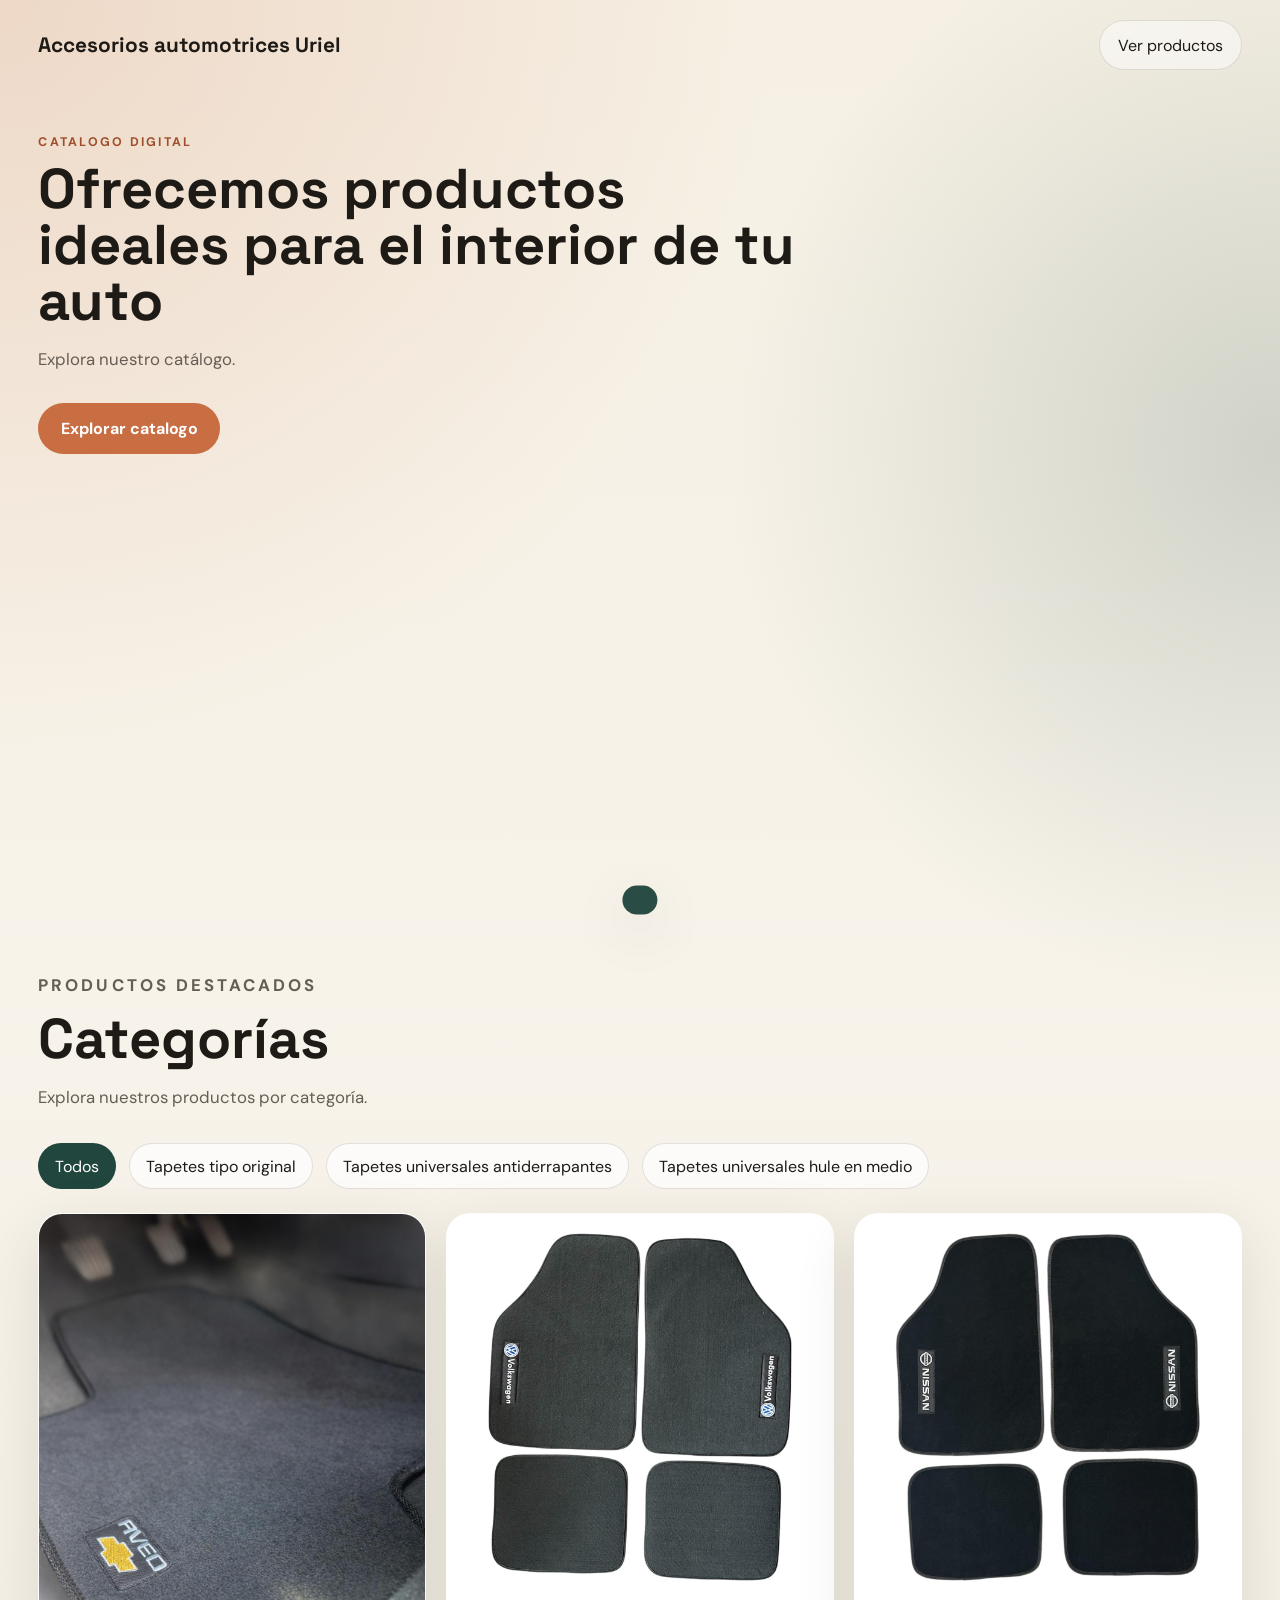
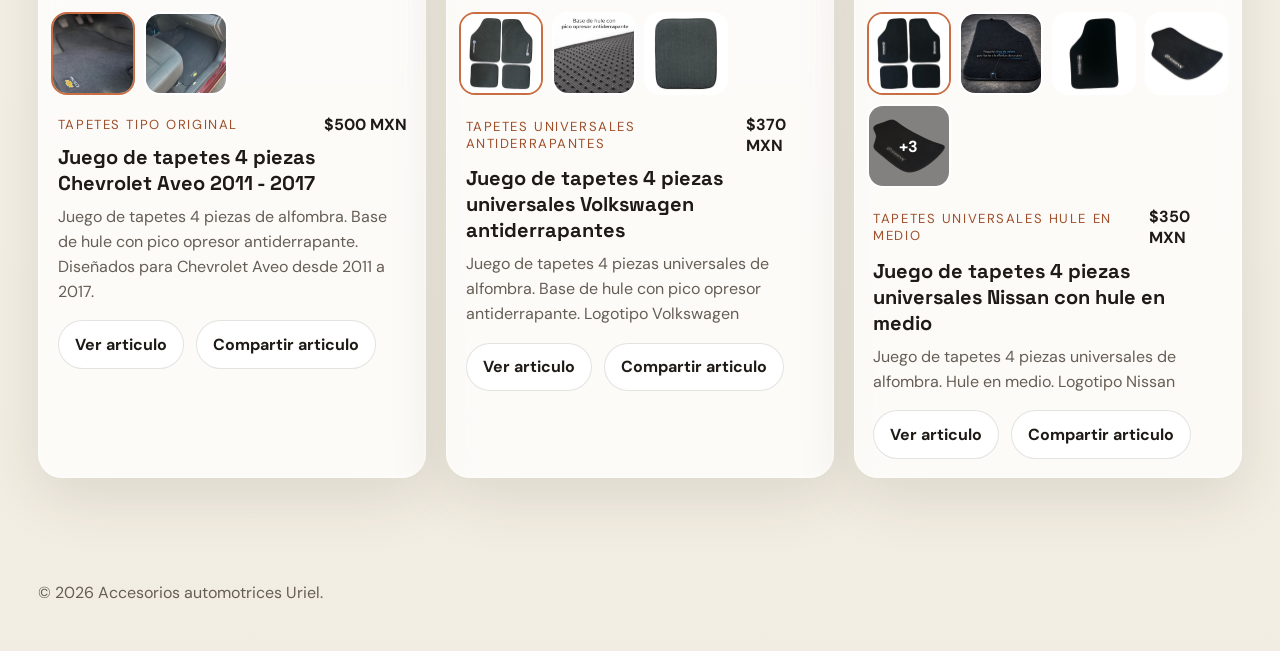
<file: index.html>
<!DOCTYPE html>
<html lang="es">
<head>
  <meta charset="UTF-8">
  <meta name="viewport" content="width=device-width, initial-scale=1.0">
  <title>Catálogo de Productos</title>
  <meta name="description" content="Catálogo en línea listo para publicar en GitHub Pages.">
  <link rel="preconnect" href="https://fonts.googleapis.com">
  <link rel="preconnect" href="https://fonts.gstatic.com" crossorigin>
  <link href="https://fonts.googleapis.com/css2?family=Space+Grotesk:wght@400;500;700&family=DM+Sans:wght@400;500;700&display=swap" rel="stylesheet">
  <link rel="stylesheet" href="styles.css">
</head>
<body>
 
  <header class="hero">
    <nav class="nav">
      <div class="brand">Accesorios automotrices Uriel</div>
      <a class="nav-link" href="#catalogo">Ver productos</a>
    </nav>
    
    <section class="hero-content">
      <div class="hero-copy">
        <p class="eyebrow">Catalogo digital</p>
        <h2>Ofrecemos productos ideales para el interior de tu auto</h2>
        <p class="hero-text">
         Explora nuestro catálogo.
        </p>
        <div class="hero-actions">
          <a class="button primary" href="#catalogo">Explorar catalogo</a>
          <!-- <a class="button secondary" href="#contacto">Contacto</a> -->
        </div>
      </div>
      <!-- 
      <div class="hero-card">
        <p class="card-label">¿Por qué comprar con nosotros?</p>
        <ul>
          <li>Precio de fabricante</li>
          <li>Sin intermediarios</li>
          <li>Entrega segura</li>
        </ul>
      </div>
       -->
    </section>
    
  </header>
  

  <main>
    <section class="section section-light" id="catalogo">
      <div class="section-heading">
        <p class="eyebrow">Productos destacados</p>
        <h2>Categorías</h2>
        <p>Explora nuestros productos por categoría.</p>
      </div>

      <div class="filters">
        <button class="filter-button active" data-filter="Todos">Todos</button>
      </div>

      <div class="product-grid" id="product-grid"></div>
    </section>

    <!-- 
    <section class="section section-accent">
      <div class="feature-panel">
        <div>
          <p class="eyebrow">Ideal para empezar rapido</p>
          <h2>Tu tienda puede verse profesional sin pagar hosting.</h2>
        </div>
        <div class="feature-list">
          <article>
            <h3>Catalogo visual</h3>
            <p>Tarjetas con imagen, precio, categoria y descripcion corta.</p>
          </article>
          <article>
            <h3>Contacto directo</h3>
            <p>Agrega WhatsApp, Instagram o tu correo para cerrar ventas.</p>
          </article>
          <article>
            <h3>Edicion sencilla</h3>
            <p>Solo cambias el arreglo de productos en JavaScript y listo.</p>
          </article>
        </div>
      </div>
    </section>
    -->
    <!-- 
    <section class="section section-light" id="contacto">
      <div class="contact-card">
        <div>
          <p class="eyebrow">Contacto</p>
          <h2>Escríbenos en segundos</h2>
          <p>Contáctanos para compras, pedidos o cotizaciones.</p>
        </div>
        <div class="contact-links">
          <a href="https://wa.me/5210000000000" target="_blank" rel="noreferrer">WhatsApp</a>
          <a href="mailto:ventas@tutienda.com">ventas@tutienda.com</a>
          <a href="https://www.facebook.com/marketplace/profile/100003612655198/" target="_blank" rel="noreferrer">Facebook markeplace</a>
        </div>
      </div>
    </section>
    -->
  </main>
  
  <footer class="footer">
    <p>© 2026 Accesorios automotrices Uriel.</p>
  </footer>
  
  <div class="share-toast" id="share-toast" aria-live="polite"></div>

  <script src="products.js"></script>
  <script src="script.js"></script>
</body>
</html>
</file>
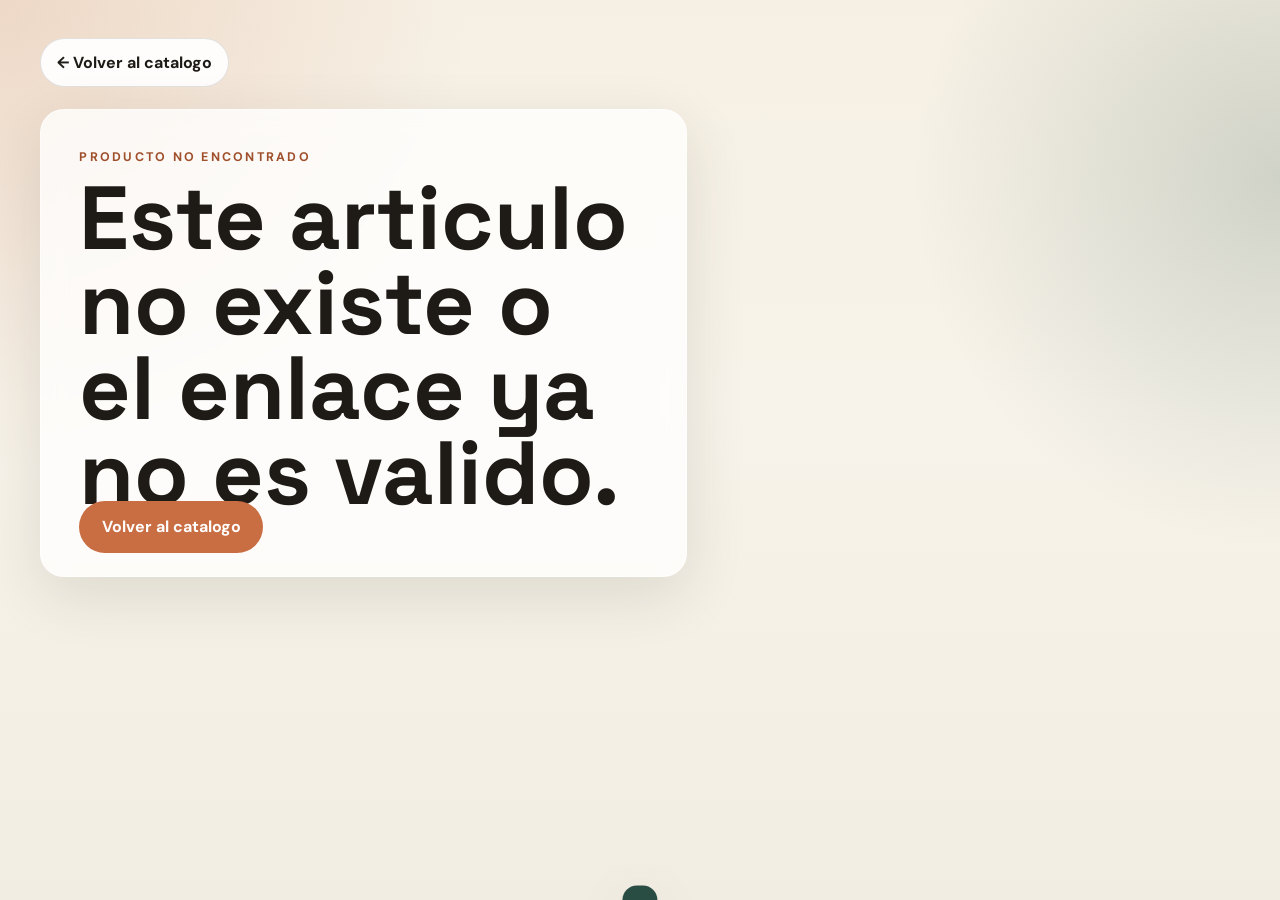
<file: product.html>
<!DOCTYPE html>
<html lang="es">
<head>
  <meta charset="UTF-8">
  <meta name="viewport" content="width=device-width, initial-scale=1.0">
  <title>Detalle del Producto</title>
  <meta name="description" content="Vista detallada del producto con galeria y opcion de compartir.">
  <link rel="preconnect" href="https://fonts.googleapis.com">
  <link rel="preconnect" href="https://fonts.gstatic.com" crossorigin>
  <link href="https://fonts.googleapis.com/css2?family=Space+Grotesk:wght@400;500;700&family=DM+Sans:wght@400;500;700&display=swap" rel="stylesheet">
  <link rel="stylesheet" href="styles.css">
</head>
<body>
  <main class="product-page">
    <section class="product-detail-shell">
      <a class="back-link" href="index.html#catalogo">&larr; Volver al catalogo</a>

      <div class="product-detail-grid" id="product-detail"></div>
    </section>
  </main>

  <div class="share-toast" id="share-toast" aria-live="polite"></div>

  <script src="products.js"></script>
  <script src="product.js"></script>
</body>
</html>
</file>
<file: styles.css>
:root {
  --bg: #f7f3ea;
  --surface: rgba(255, 255, 255, 0.74);
  --surface-strong: #fffdf8;
  --text: #1e1a16;
  --muted: #665d55;
  --line: rgba(30, 26, 22, 0.12);
  --primary: #c96d42;
  --primary-dark: #9f4f2b;
  --accent: #21463d;
  --accent-soft: #d9eadf;
  --shadow: 0 18px 60px rgba(52, 38, 26, 0.12);
  --radius: 24px;
}

* {
  box-sizing: border-box;
}

html {
  scroll-behavior: smooth;
}

body {
  margin: 0;
  font-family: "DM Sans", sans-serif;
  color: var(--text);
  background:
    radial-gradient(circle at top left, rgba(201, 109, 66, 0.18), transparent 30%),
    radial-gradient(circle at right 20%, rgba(33, 70, 61, 0.18), transparent 25%),
    linear-gradient(180deg, #f6f0e4 0%, #f7f3ea 45%, #f2ede2 100%);
}

a {
  color: inherit;
  text-decoration: none;
}

.hero,
.section,
.footer {
  padding-inline: clamp(1.25rem, 3vw, 3rem);
}

.hero {
  min-height: 100vh;
  padding-top: 1.25rem;
  padding-bottom: 3rem;
}

.nav {
  display: flex;
  justify-content: space-between;
  align-items: center;
  gap: 1rem;
}

.brand,
h1,
h2,
h3 {
  font-family: "Space Grotesk", sans-serif;
}

.brand {
  font-size: 1.3rem;
  font-weight: 700;
}

.nav-link {
  padding: 0.85rem 1.1rem;
  border: 1px solid var(--line);
  border-radius: 999px;
  background: rgba(255, 255, 255, 0.48);
  backdrop-filter: blur(10px);
}

.hero-content {
  display: grid;
  grid-template-columns: 1.3fr 0.7fr;
  gap: 2rem;
  align-items: center;
  padding-top: 4rem;
}

.eyebrow {
  margin: 0 0 0.7rem;
  text-transform: uppercase;
  letter-spacing: 0.18em;
  color: var(--primary-dark);
  font-size: 0.78rem;
  font-weight: 700;
}

h1 {
  margin: 0;
  font-size: clamp(2.8rem, 7vw, 5.8rem);
  line-height: 0.95;
  max-width: 11ch;
}

.hero-text,
.section-heading p,
.contact-card p,
.feature-list p {
  color: var(--muted);
  line-height: 1.65;
  font-size: 1.05rem;
}

.hero-actions {
  display: flex;
  flex-wrap: wrap;
  gap: 1rem;
  margin-top: 1.8rem;
}

.button {
  padding: 0.95rem 1.4rem;
  border-radius: 999px;
  font-weight: 700;
  transition: transform 0.2s ease, background 0.2s ease;
}

.button:hover,
.filter-button:hover,
.contact-links a:hover {
  transform: translateY(-2px);
}

.button.primary {
  background: var(--primary);
  color: white;
}

.button.secondary {
  background: transparent;
  border: 1px solid var(--line);
}

.hero-card,
.product-card,
.feature-panel,
.contact-card {
  border: 1px solid rgba(255, 255, 255, 0.6);
  border-radius: var(--radius);
  box-shadow: var(--shadow);
}

.hero-card {
  padding: 1.6rem;
  background: linear-gradient(160deg, rgba(33, 70, 61, 0.96), rgba(19, 39, 34, 0.9));
  color: #f5f0e8;
  transform: rotate(2deg);
}

.card-label {
  font-size: 0.8rem;
  text-transform: uppercase;
  letter-spacing: 0.16em;
  opacity: 0.8;
}

.hero-card ul {
  margin: 1rem 0 0;
  padding-left: 1.1rem;
  line-height: 1.9;
}

.section {
  padding-top: 4.5rem;
  padding-bottom: 4.5rem;
}

.section-heading {
  max-width: 44rem;
  margin-bottom: 2rem;
}

h2 {
  margin: 0 0 0.8rem;
  font-size: clamp(2rem, 5vw, 3.5rem);
  line-height: 1;
}

.filters {
  display: flex;
  flex-wrap: wrap;
  gap: 0.8rem;
  margin-bottom: 1.5rem;
}

.filter-button {
  border: 1px solid var(--line);
  background: rgba(255, 255, 255, 0.7);
  color: var(--text);
  padding: 0.7rem 1rem;
  border-radius: 999px;
  cursor: pointer;
  font: inherit;
  transition: all 0.2s ease;
}

.filter-button.active {
  background: var(--accent);
  color: white;
  border-color: transparent;
}

.product-grid {
  display: grid;
  grid-template-columns: repeat(3, minmax(0, 1fr));
  gap: 1.25rem;
}

.product-card {
  overflow: hidden;
  background: var(--surface);
  backdrop-filter: blur(12px);
}

.product-card img {
  width: 100%;
  aspect-ratio: 1 / 1;
  object-fit: cover;
  display: block;
}

.product-image-button {
  padding: 0;
  border: 0;
  background: transparent;
  cursor: pointer;
  width: 100%;
  display: block;
}

.product-thumbs {
  display: grid;
  grid-template-columns: repeat(4, 1fr);
  gap: 0.55rem;
  padding: 0.75rem 0.75rem 0;
}

.product-thumb {
  display: block;
  padding: 0;
  border: 2px solid transparent;
  border-radius: 16px;
  overflow: hidden;
  background: white;
  cursor: pointer;
  transition: transform 0.2s ease, border-color 0.2s ease;
}

.product-thumb.active {
  border-color: var(--primary);
}

.product-thumb img {
  aspect-ratio: 1 / 1;
}

.product-thumb.more-thumbs {
  position: relative;
  color: white;
}

.product-thumb.more-thumbs::after {
  content: attr(data-more-label);
  position: absolute;
  inset: 0;
  display: grid;
  place-items: center;
  font-weight: 700;
  background: rgba(30, 26, 22, 0.55);
}

.product-card-content {
  padding: 1.15rem;
}

.product-meta {
  display: flex;
  justify-content: space-between;
  align-items: center;
  gap: 0.8rem;
  margin-bottom: 0.6rem;
}

.product-category {
  font-size: 0.82rem;
  text-transform: uppercase;
  letter-spacing: 0.12em;
  color: var(--primary-dark);
}

.product-price {
  font-weight: 700;
}

.product-card h3 {
  margin: 0 0 0.55rem;
  font-size: 1.25rem;
}

.product-card p {
  margin: 0;
  color: var(--muted);
  line-height: 1.55;
}

.product-actions {
  display: flex;
  gap: 0.75rem;
  margin-top: 1rem;
}

.product-action-button,
.share-button,
.back-link {
  padding: 0.8rem 1rem;
  border-radius: 999px;
  border: 1px solid var(--line);
  background: rgba(255, 255, 255, 0.92);
  color: var(--text);
  cursor: pointer;
  font: inherit;
  font-weight: 700;
  transition: transform 0.2s ease, border-color 0.2s ease;
}

.product-action-button:hover,
.share-button:hover,
.back-link:hover,
.gallery-nav:hover,
.thumb-page-button:hover {
  transform: translateY(-2px);
}

.section-accent {
  background: linear-gradient(180deg, rgba(33, 70, 61, 0.08), rgba(33, 70, 61, 0.02));
}

.feature-panel {
  padding: clamp(1.4rem, 3vw, 2.4rem);
  background: var(--surface-strong);
  display: grid;
  grid-template-columns: 0.9fr 1.1fr;
  gap: 2rem;
}

.feature-list {
  display: grid;
  gap: 1rem;
}

.feature-list article {
  padding: 1rem 1.1rem;
  background: var(--accent-soft);
  border-radius: 18px;
}

.feature-list h3 {
  margin: 0 0 0.45rem;
}

.contact-card {
  padding: clamp(1.4rem, 4vw, 2.5rem);
  background: linear-gradient(145deg, rgba(255, 255, 255, 0.92), rgba(255, 249, 240, 0.88));
  display: flex;
  justify-content: space-between;
  gap: 2rem;
  align-items: center;
}

.contact-links {
  display: grid;
  gap: 0.8rem;
}

.contact-links a {
  padding: 0.95rem 1.1rem;
  background: white;
  border-radius: 16px;
  border: 1px solid var(--line);
  min-width: 220px;
  text-align: center;
  transition: transform 0.2s ease;
}

.footer {
  padding-top: 1rem;
  padding-bottom: 2rem;
  color: var(--muted);
}

.gallery-nav,
.thumb-page-button {
  min-width: 56px;
  min-height: 56px;
  border-radius: 20px;
  border: 1px solid var(--line);
  background: white;
  cursor: pointer;
  font-size: 1.6rem;
}

.gallery-counter {
  margin: 0;
  font-weight: 700;
  color: var(--muted);
}

.gallery-thumbs {
  display: grid;
  grid-template-columns: repeat(6, minmax(0, 1fr));
  gap: 0.7rem;
}

.gallery-thumb {
  padding: 0;
  border: 2px solid transparent;
  border-radius: 16px;
  overflow: hidden;
  background: white;
  cursor: pointer;
}

.gallery-thumb.active {
  border-color: var(--primary);
}

.gallery-thumb img {
  width: 100%;
  aspect-ratio: 1 / 1;
  object-fit: cover;
  display: block;
}

.share-toast {
  position: fixed;
  left: 50%;
  bottom: 1.25rem;
  transform: translateX(-50%) translateY(120%);
  padding: 0.9rem 1.1rem;
  border-radius: 999px;
  background: rgba(33, 70, 61, 0.96);
  color: white;
  box-shadow: var(--shadow);
  transition: transform 0.25s ease;
  z-index: 20;
}

.share-toast.visible {
  transform: translateX(-50%) translateY(0);
}

.product-page {
  min-height: 100vh;
  padding: clamp(1.25rem, 3vw, 3rem);
}

.product-detail-shell {
  max-width: 1200px;
  margin: 0 auto;
}

.back-link {
  display: inline-flex;
  align-items: center;
  gap: 0.4rem;
  margin-bottom: 1.4rem;
}

.product-detail-grid {
  display: grid;
  grid-template-columns: 1.1fr 0.9fr;
  gap: 1.5rem;
  align-items: start;
}

.detail-gallery,
.detail-copy,
.product-not-found {
  background: rgba(255, 255, 255, 0.76);
  border: 1px solid rgba(255, 255, 255, 0.6);
  border-radius: var(--radius);
  box-shadow: var(--shadow);
  backdrop-filter: blur(12px);
}

.detail-gallery {
  padding: 1rem;
}

.detail-main-image {
  width: 100%;
  aspect-ratio: 1 / 1;
  object-fit: cover;
  border-radius: 20px;
  background: #f0eadf;
  display: block;
}

.detail-gallery-controls,
.detail-thumb-strip {
  display: flex;
  gap: 0.8rem;
  align-items: center;
  margin-top: 1rem;
}

.detail-thumb-strip .gallery-thumbs {
  flex: 1;
  grid-template-columns: repeat(4, minmax(0, 1fr));
}

.detail-copy {
  padding: clamp(1.2rem, 3vw, 2rem);
}

.detail-price {
  font-family: "Space Grotesk", sans-serif;
  font-size: 1.8rem;
  font-weight: 700;
  margin: 0 0 1rem;
}

.detail-description {
  color: var(--muted);
  line-height: 1.7;
  font-size: 1.05rem;
}

.product-not-found {
  padding: clamp(1.4rem, 4vw, 2.4rem);
}

@media (max-width: 960px) {
  .hero-content,
  .feature-panel,
  .contact-card,
  .product-grid {
    grid-template-columns: 1fr;
  }

  .contact-card {
    display: grid;
  }

  .hero-card {
    transform: none;
  }

  .product-detail-grid {
    grid-template-columns: 1fr;
  }

  .gallery-thumbs {
    grid-template-columns: repeat(3, minmax(0, 1fr));
  }
}

@media (max-width: 640px) {
  .hero {
    min-height: auto;
  }

  h1 {
    max-width: 12ch;
  }

  .nav {
    flex-direction: column;
    align-items: flex-start;
  }

  .contact-links a {
    min-width: 0;
  }

  .product-actions {
    flex-direction: column;
  }

  .product-thumbs {
    grid-template-columns: repeat(3, 1fr);
  }
}
</file>
